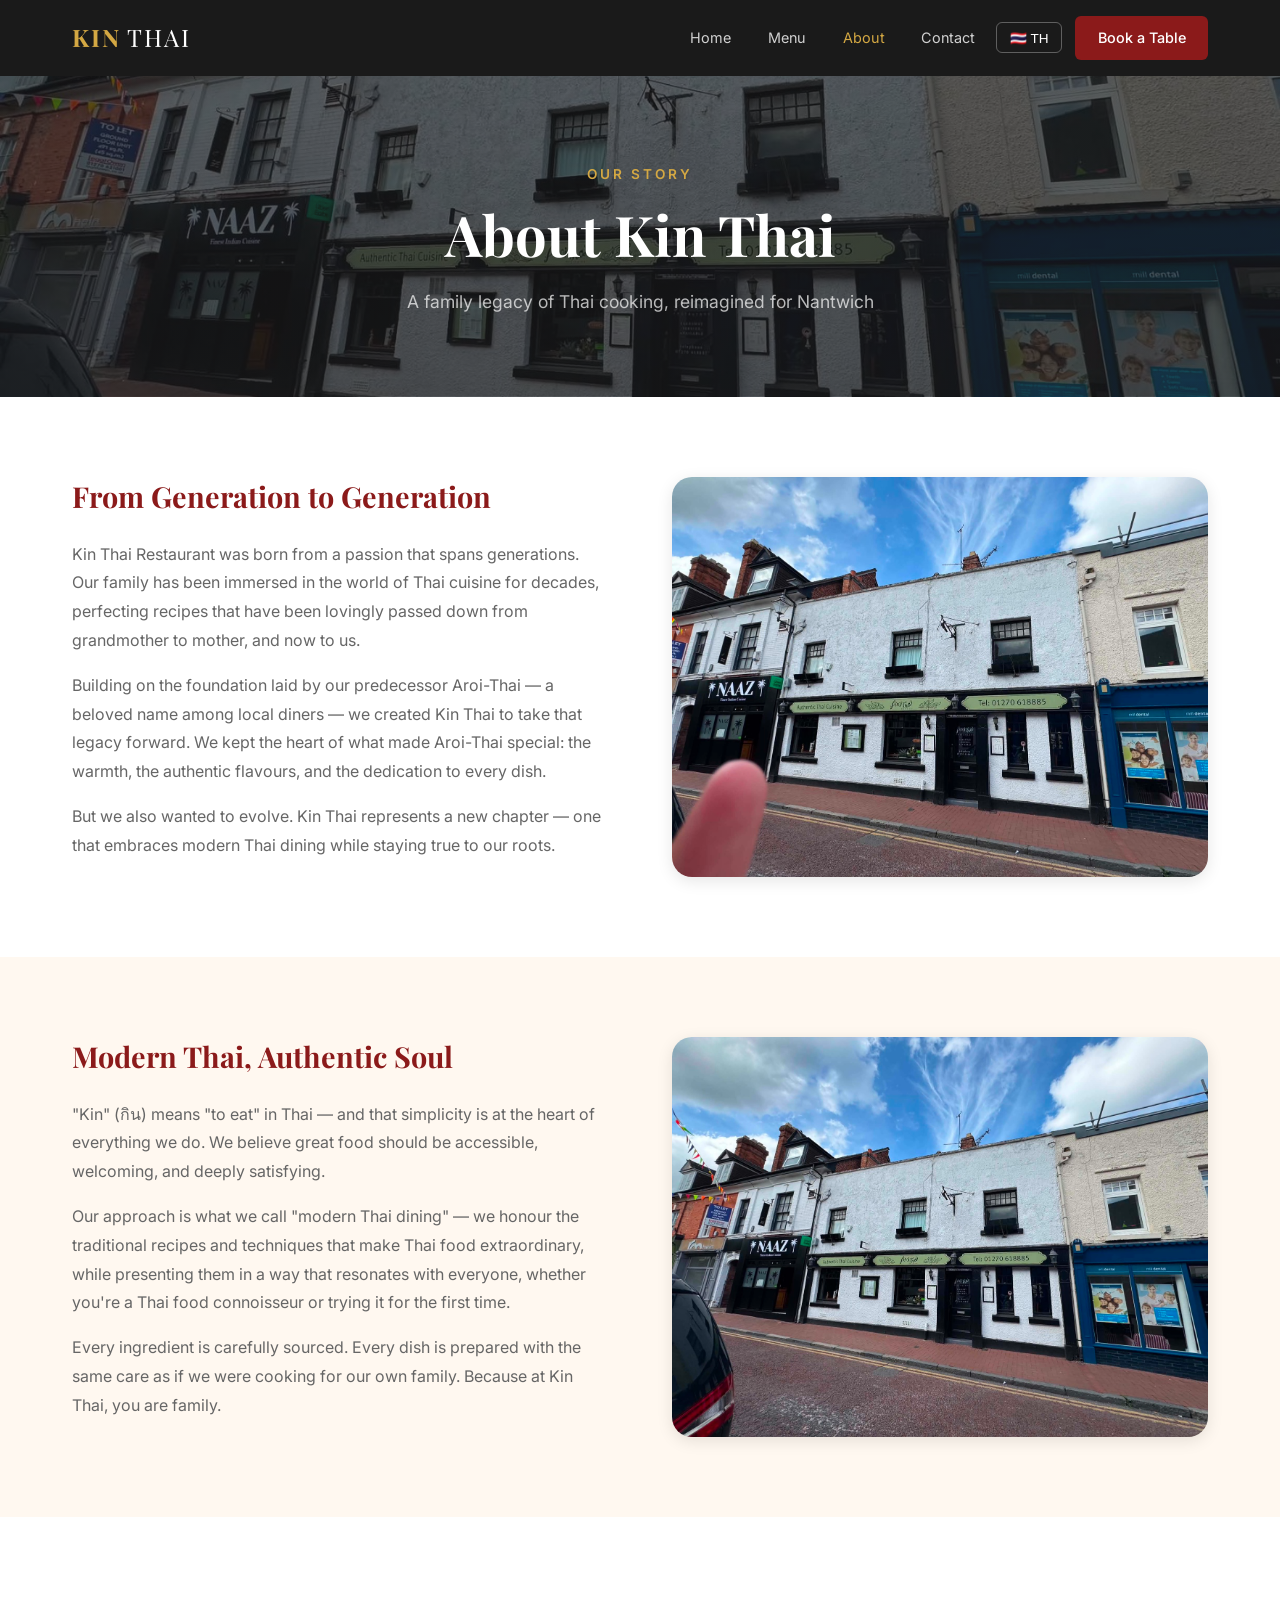
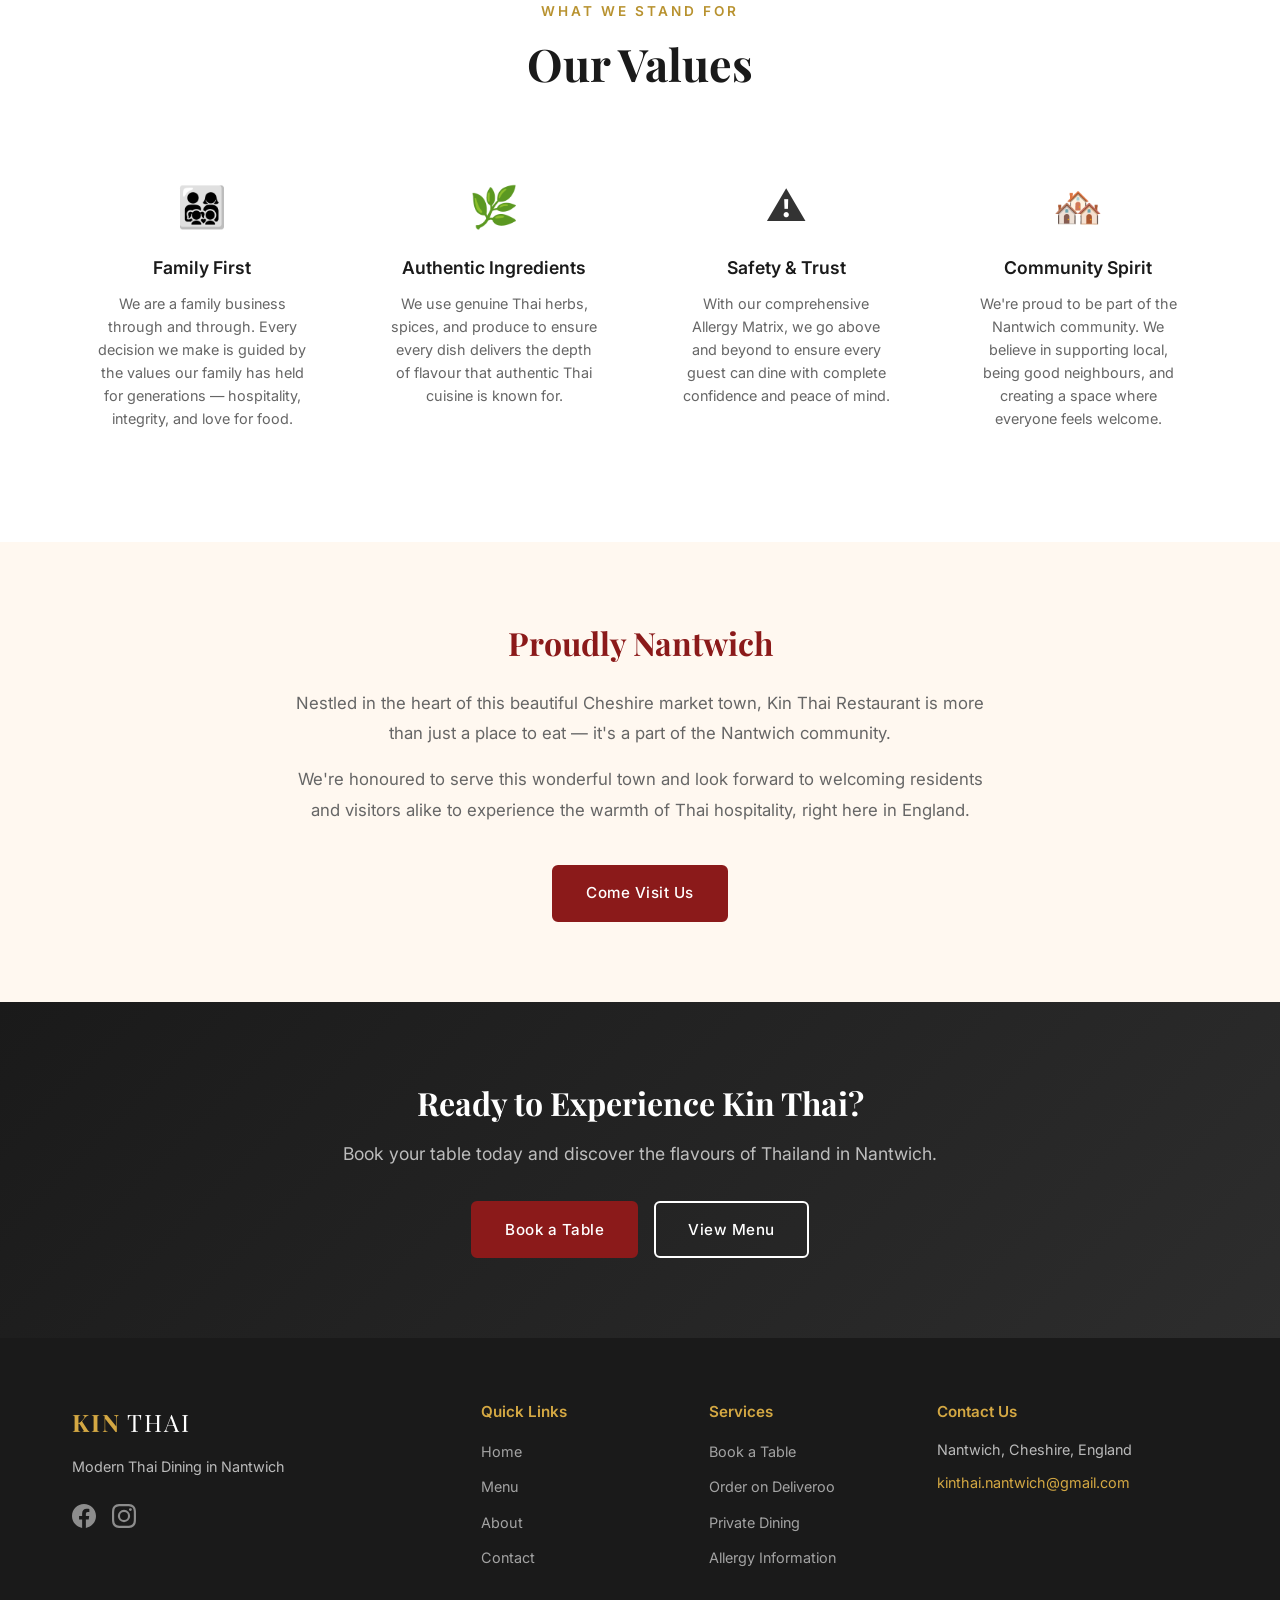
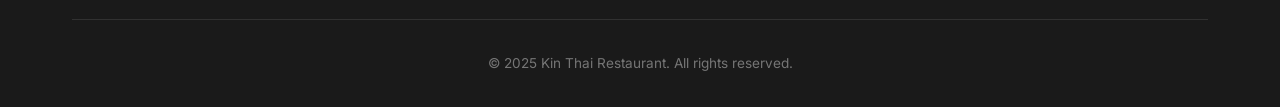
<file: about.html>
<!DOCTYPE html>
<html lang="en">
<head>
    <meta charset="UTF-8">
    <meta name="viewport" content="width=device-width, initial-scale=1.0">
    <meta name="description" content="About Kin Thai Restaurant - Our family story, heritage, and passion for authentic Thai cuisine in Nantwich, England.">
    <title>About | Kin Thai Restaurant</title>
    <link rel="preconnect" href="https://fonts.googleapis.com">
    <link rel="preconnect" href="https://fonts.gstatic.com" crossorigin>
    <link href="https://fonts.googleapis.com/css2?family=Playfair+Display:ital,wght@0,400;0,600;0,700;1,400&family=Inter:wght@300;400;500;600&family=Noto+Sans+Thai:wght@300;400;500;600&display=swap" rel="stylesheet">
    <link rel="stylesheet" href="css/style.css">
</head>
<body>
    <!-- Navigation -->
    <nav class="navbar navbar-dark" id="navbar">
        <div class="nav-container">
            <a href="index.html" class="nav-logo">
                <span class="logo-kin">KIN</span>
                <span class="logo-thai">THAI</span>
            </a>
            <ul class="nav-menu" id="nav-menu">
                <li><a href="index.html" class="nav-link" data-i18n="nav.home">Home</a></li>
                <li><a href="menu.html" class="nav-link" data-i18n="nav.menu">Menu</a></li>
                <li><a href="about.html" class="nav-link active" data-i18n="nav.about">About</a></li>
                <li><a href="contact.html" class="nav-link" data-i18n="nav.contact">Contact</a></li>
                <li>
                    <button class="lang-toggle" id="lang-toggle" aria-label="Switch language">
                        <span class="lang-en">🇬🇧 EN</span>
                        <span class="lang-th" style="display:none;">🇹🇭 TH</span>
                    </button>
                </li>
                <li><a href="https://rfrr.me/kinthainantwich" target="_blank" rel="noopener" class="nav-btn" data-i18n="nav.book">Book a Table</a></li>
            </ul>
            <button class="hamburger" id="hamburger" aria-label="Toggle menu">
                <span></span>
                <span></span>
                <span></span>
            </button>
        </div>
    </nav>

    <!-- Page Header -->
    <header class="page-header page-header-img" style="background-image: linear-gradient(rgba(26,26,26,0.65), rgba(26,26,26,0.75)), url('image/S__125001732.jpg');">
        <div class="container">
            <span class="section-label" data-i18n="about.label">Our Story</span>
            <h1 class="page-title" data-i18n="about.title">About Kin Thai</h1>
            <p class="page-subtitle" data-i18n="about.subtitle">A family legacy of Thai cooking, reimagined for Nantwich</p>
        </div>
    </header>

    <!-- Story Section -->
    <section class="section about-story">
        <div class="container">
            <div class="story-grid">
                <div class="story-content">
                    <h2 data-i18n="about.heritageTitle">From Generation to Generation</h2>
                    <p data-i18n="about.heritageP1">
                        Kin Thai Restaurant was born from a passion that spans generations. Our family has been immersed in the world of Thai cuisine for decades, perfecting recipes that have been lovingly passed down from grandmother to mother, and now to us.
                    </p>
                    <p data-i18n="about.heritageP2">
                        Building on the foundation laid by our predecessor Aroi-Thai — a beloved name among local diners — we created Kin Thai to take that legacy forward. We kept the heart of what made Aroi-Thai special: the warmth, the authentic flavours, and the dedication to every dish.
                    </p>
                    <p data-i18n="about.heritageP3">
                        But we also wanted to evolve. Kin Thai represents a new chapter — one that embraces modern Thai dining while staying true to our roots.
                    </p>
                </div>
                <div class="story-image">
                    <div class="story-img-placeholder" style="background-image: url('image/S__125001731.jpg')">
                    </div>
                </div>
            </div>
        </div>
    </section>

    <!-- Philosophy Section -->
    <section class="section about-philosophy">
        <div class="container">
            <div class="story-grid reverse">
                <div class="story-image">
                    <div class="story-img-placeholder" style="background-image: url('image/S__125001732.jpg')">
                    </div>
                </div>
                <div class="story-content">
                    <h2 data-i18n="about.philTitle">Modern Thai, Authentic Soul</h2>
                    <p data-i18n="about.philP1">
                        "Kin" (กิน) means "to eat" in Thai — and that simplicity is at the heart of everything we do. We believe great food should be accessible, welcoming, and deeply satisfying.
                    </p>
                    <p data-i18n="about.philP2">
                        Our approach is what we call "modern Thai dining" — we honour the traditional recipes and techniques that make Thai food extraordinary, while presenting them in a way that resonates with everyone, whether you're a Thai food connoisseur or trying it for the first time.
                    </p>
                    <p data-i18n="about.philP3">
                        Every ingredient is carefully sourced. Every dish is prepared with the same care as if we were cooking for our own family. Because at Kin Thai, you are family.
                    </p>
                </div>
            </div>
        </div>
    </section>

    <!-- Values Section -->
    <section class="section about-values">
        <div class="container">
            <div class="section-header">
                <span class="section-label" data-i18n="about.valuesLabel">What We Stand For</span>
                <h2 class="section-title" data-i18n="about.valuesTitle">Our Values</h2>
            </div>
            <div class="values-grid">
                <div class="value-card">
                    <div class="value-icon">👨‍👩‍👧‍👦</div>
                    <h3 data-i18n="about.v1Title">Family First</h3>
                    <p data-i18n="about.v1Desc">We are a family business through and through. Every decision we make is guided by the values our family has held for generations — hospitality, integrity, and love for food.</p>
                </div>
                <div class="value-card">
                    <div class="value-icon">🌿</div>
                    <h3 data-i18n="about.v2Title">Authentic Ingredients</h3>
                    <p data-i18n="about.v2Desc">We use genuine Thai herbs, spices, and produce to ensure every dish delivers the depth of flavour that authentic Thai cuisine is known for.</p>
                </div>
                <div class="value-card">
                    <div class="value-icon">⚠️</div>
                    <h3 data-i18n="about.v3Title">Safety & Trust</h3>
                    <p data-i18n="about.v3Desc">With our comprehensive Allergy Matrix, we go above and beyond to ensure every guest can dine with complete confidence and peace of mind.</p>
                </div>
                <div class="value-card">
                    <div class="value-icon">🏘️</div>
                    <h3 data-i18n="about.v4Title">Community Spirit</h3>
                    <p data-i18n="about.v4Desc">We're proud to be part of the Nantwich community. We believe in supporting local, being good neighbours, and creating a space where everyone feels welcome.</p>
                </div>
            </div>
        </div>
    </section>

    <!-- Nantwich Section -->
    <section class="section about-nantwich">
        <div class="container">
            <div class="nantwich-content">
                <h2 data-i18n="about.nantwichTitle">Proudly Nantwich</h2>
                <p data-i18n="about.nantwichP1">
                    Nestled in the heart of this beautiful Cheshire market town, Kin Thai Restaurant is more than just a place to eat — it's a part of the Nantwich community.
                </p>
                <p data-i18n="about.nantwichP2">
                    We're honoured to serve this wonderful town and look forward to welcoming residents and visitors alike to experience the warmth of Thai hospitality, right here in England.
                </p>
                <a href="contact.html" class="btn btn-primary" data-i18n="about.visitBtn">Come Visit Us</a>
            </div>
        </div>
    </section>

    <!-- CTA Section -->
    <section class="section cta-section">
        <div class="container">
            <div class="cta-content">
                <h2 data-i18n="about.ctaTitle">Ready to Experience Kin Thai?</h2>
                <p data-i18n="about.ctaDesc">Book your table today and discover the flavours of Thailand in Nantwich.</p>
                <div class="cta-buttons">
                    <a href="https://rfrr.me/kinthainantwich" target="_blank" rel="noopener" class="btn btn-primary" data-i18n="about.ctaBook">Book a Table</a>
                    <a href="menu.html" class="btn btn-outline" data-i18n="about.ctaMenu">View Menu</a>
                </div>
            </div>
        </div>
    </section>

    <!-- Footer -->
    <footer class="footer">
        <div class="container">
            <div class="footer-grid">
                <div class="footer-brand">
                    <div class="footer-logo">
                        <span class="logo-kin">KIN</span>
                        <span class="logo-thai">THAI</span>
                    </div>
                    <p data-i18n="footer.tagline">Modern Thai Dining in Nantwich</p>
                    <div class="footer-social">
                        <a href="https://www.facebook.com/KinThaiRestaurant" target="_blank" rel="noopener" aria-label="Facebook">
                            <svg viewBox="0 0 24 24" width="24" height="24" fill="currentColor"><path d="M24 12.073c0-6.627-5.373-12-12-12s-12 5.373-12 12c0 5.99 4.388 10.954 10.125 11.854v-8.385H7.078v-3.47h3.047V9.43c0-3.007 1.792-4.669 4.533-4.669 1.312 0 2.686.235 2.686.235v2.953H15.83c-1.491 0-1.956.925-1.956 1.874v2.25h3.328l-.532 3.47h-2.796v8.385C19.612 23.027 24 18.062 24 12.073z"/></svg>
                        </a>
                        <a href="https://www.instagram.com/kinthai.nantwich" target="_blank" rel="noopener" aria-label="Instagram">
                            <svg viewBox="0 0 24 24" width="24" height="24" fill="currentColor"><path d="M12 2.163c3.204 0 3.584.012 4.85.07 3.252.148 4.771 1.691 4.919 4.919.058 1.265.069 1.645.069 4.849 0 3.205-.012 3.584-.069 4.849-.149 3.225-1.664 4.771-4.919 4.919-1.266.058-1.644.07-4.85.07-3.204 0-3.584-.012-4.849-.07-3.26-.149-4.771-1.699-4.919-4.92-.058-1.265-.07-1.644-.07-4.849 0-3.204.013-3.583.07-4.849.149-3.227 1.664-4.771 4.919-4.919 1.266-.057 1.645-.069 4.849-.069zM12 0C8.741 0 8.333.014 7.053.072 2.695.272.273 2.69.073 7.052.014 8.333 0 8.741 0 12c0 3.259.014 3.668.072 4.948.2 4.358 2.618 6.78 6.98 6.98C8.333 23.986 8.741 24 12 24c3.259 0 3.668-.014 4.948-.072 4.354-.2 6.782-2.618 6.979-6.98.059-1.28.073-1.689.073-4.948 0-3.259-.014-3.667-.072-4.947-.196-4.354-2.617-6.78-6.979-6.98C15.668.014 15.259 0 12 0zm0 5.838a6.162 6.162 0 100 12.324 6.162 6.162 0 000-12.324zM12 16a4 4 0 110-8 4 4 0 010 8zm6.406-11.845a1.44 1.44 0 100 2.881 1.44 1.44 0 000-2.881z"/></svg>
                        </a>
                    </div>
                </div>
                <div class="footer-links">
                    <h4 data-i18n="footer.quickLinks">Quick Links</h4>
                    <ul>
                        <li><a href="index.html" data-i18n="nav.home">Home</a></li>
                        <li><a href="menu.html" data-i18n="nav.menu">Menu</a></li>
                        <li><a href="about.html" data-i18n="nav.about">About</a></li>
                        <li><a href="contact.html" data-i18n="nav.contact">Contact</a></li>
                    </ul>
                </div>
                <div class="footer-links">
                    <h4 data-i18n="footer.services">Services</h4>
                    <ul>
                        <li><a href="https://rfrr.me/kinthainantwich" target="_blank" rel="noopener" data-i18n="footer.bookTable">Book a Table</a></li>
                        <li><a href="https://deliveroo.co.uk" target="_blank" rel="noopener" data-i18n="footer.deliveroo">Order on Deliveroo</a></li>
                        <li><a href="contact.html#private" data-i18n="footer.privateDining">Private Dining</a></li>
                        <li><a href="menu.html#allergy" data-i18n="footer.allergyInfo">Allergy Information</a></li>
                    </ul>
                </div>
                <div class="footer-contact">
                    <h4 data-i18n="footer.contactUs">Contact Us</h4>
                    <p>Nantwich, Cheshire, England</p>
                    <p><a href="mailto:kinthai.nantwich@gmail.com">kinthai.nantwich@gmail.com</a></p>
                </div>
            </div>
            <div class="footer-bottom">
                <p>&copy; 2025 Kin Thai Restaurant. <span data-i18n="footer.rights">All rights reserved.</span></p>
            </div>
        </div>
    </footer>

    <script src="js/i18n.js"></script>
    <script src="js/main.js"></script>
</body>
</html>
</file>
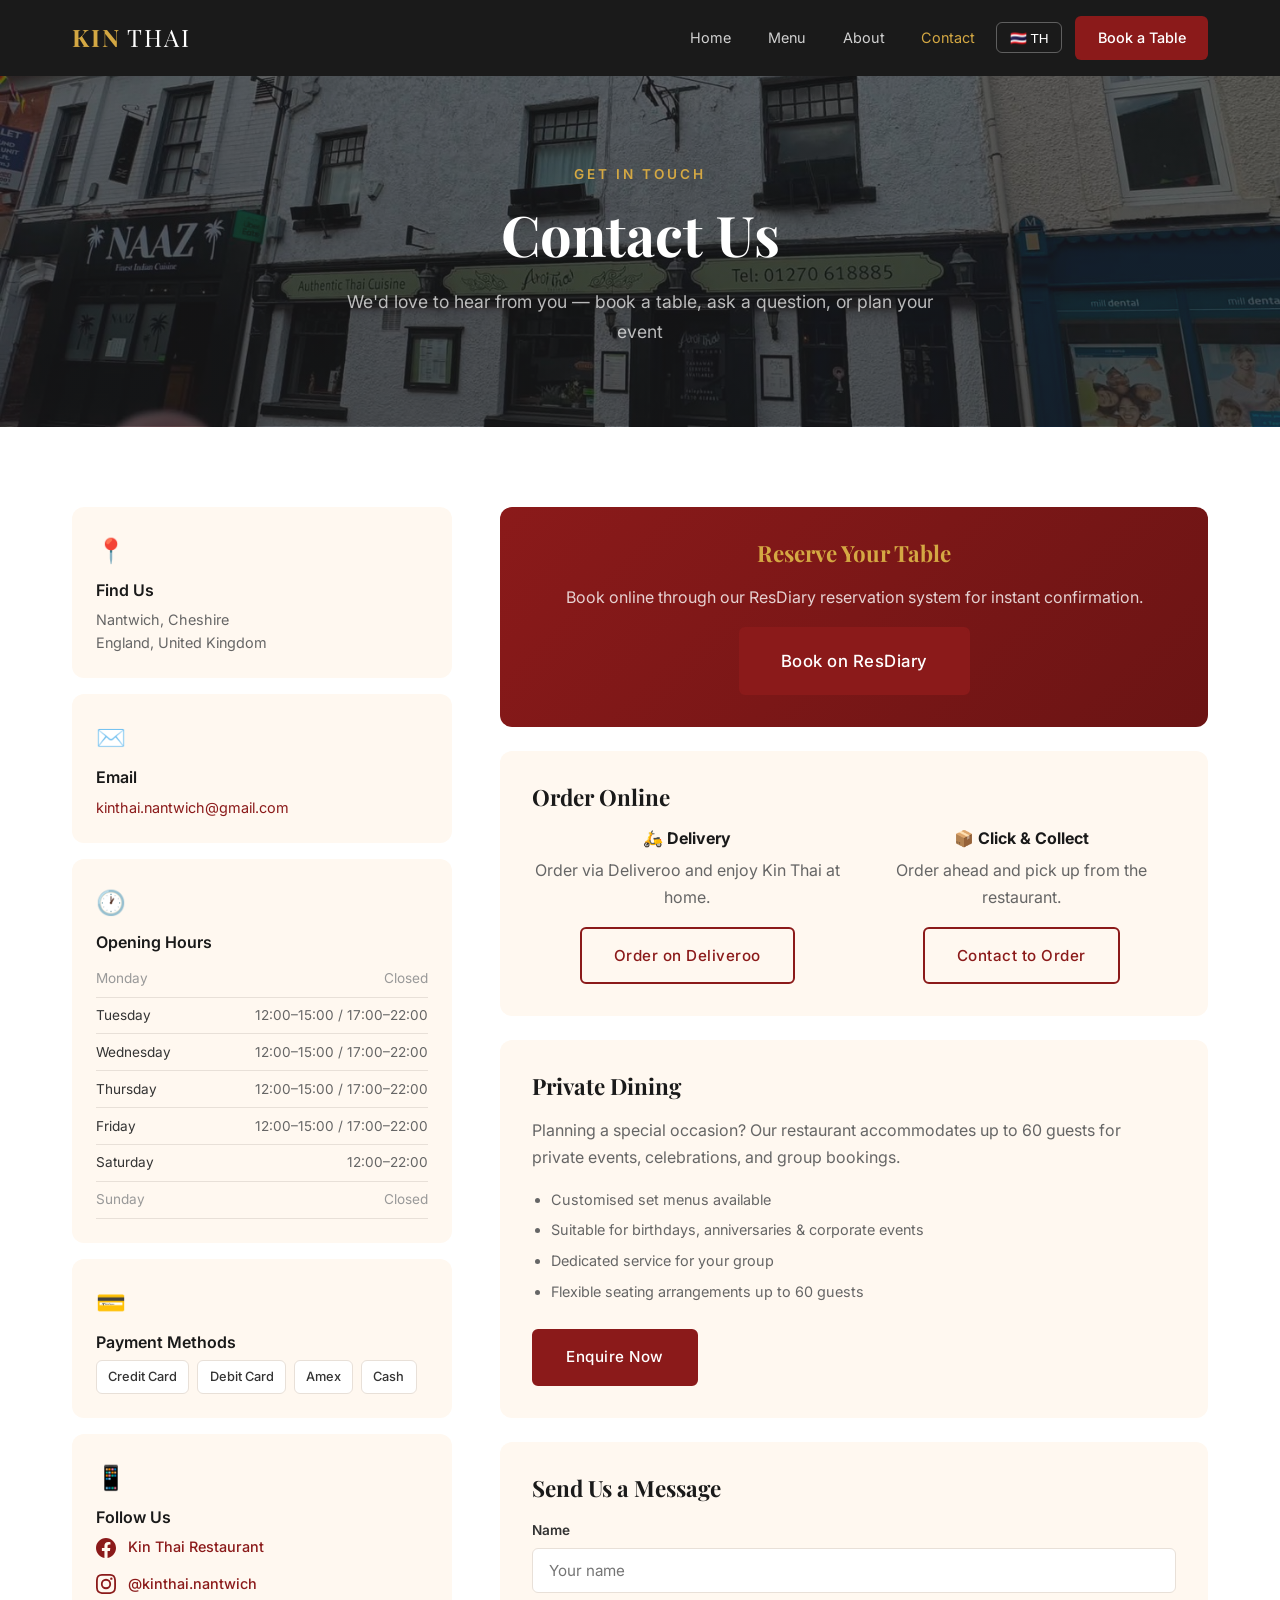
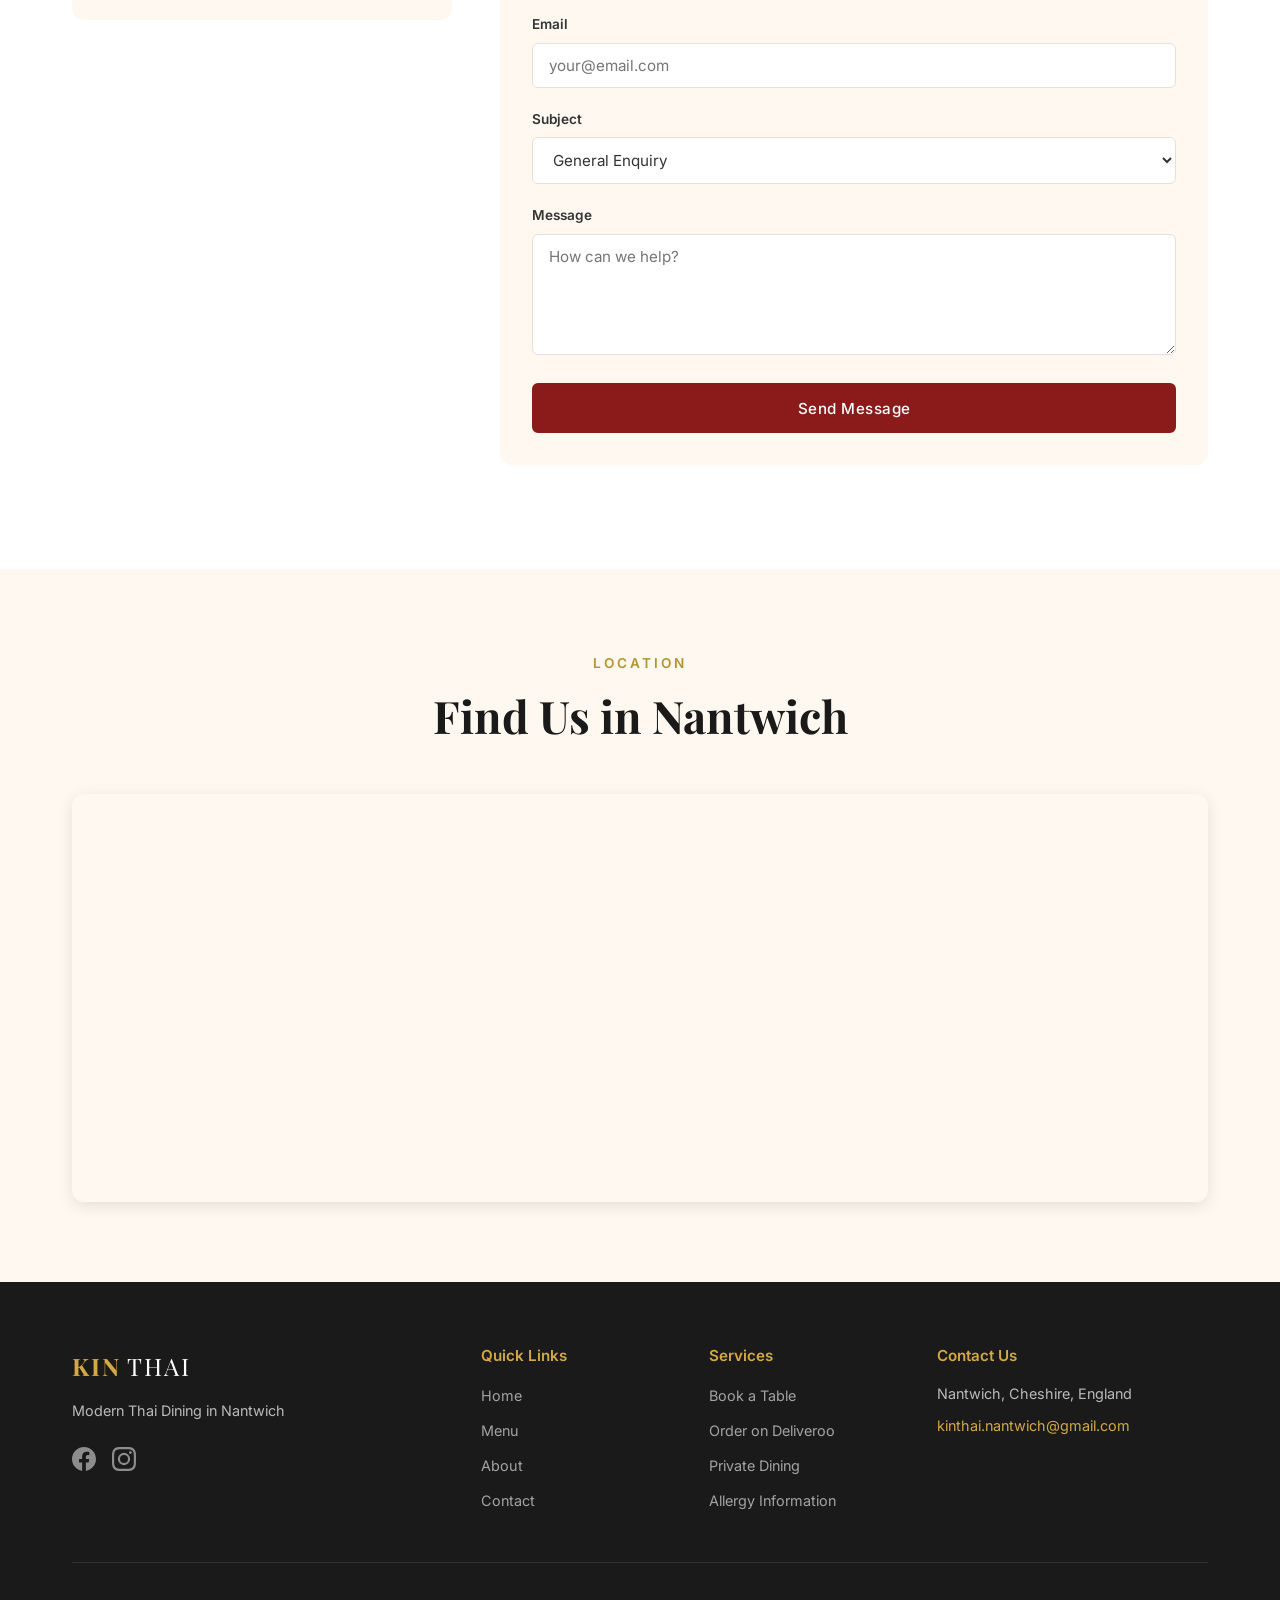
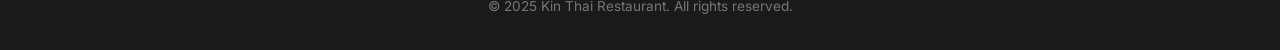
<file: contact.html>
<!DOCTYPE html>
<html lang="en">
<head>
    <meta charset="UTF-8">
    <meta name="viewport" content="width=device-width, initial-scale=1.0">
    <meta name="description" content="Contact Kin Thai Restaurant - Book a table, find us in Nantwich, or enquire about private dining.">
    <title>Contact | Kin Thai Restaurant</title>
    <link rel="preconnect" href="https://fonts.googleapis.com">
    <link rel="preconnect" href="https://fonts.gstatic.com" crossorigin>
    <link href="https://fonts.googleapis.com/css2?family=Playfair+Display:ital,wght@0,400;0,600;0,700;1,400&family=Inter:wght@300;400;500;600&family=Noto+Sans+Thai:wght@300;400;500;600&display=swap" rel="stylesheet">
    <link rel="stylesheet" href="css/style.css">
</head>
<body>
    <!-- Navigation -->
    <nav class="navbar navbar-dark" id="navbar">
        <div class="nav-container">
            <a href="index.html" class="nav-logo">
                <span class="logo-kin">KIN</span>
                <span class="logo-thai">THAI</span>
            </a>
            <ul class="nav-menu" id="nav-menu">
                <li><a href="index.html" class="nav-link" data-i18n="nav.home">Home</a></li>
                <li><a href="menu.html" class="nav-link" data-i18n="nav.menu">Menu</a></li>
                <li><a href="about.html" class="nav-link" data-i18n="nav.about">About</a></li>
                <li><a href="contact.html" class="nav-link active" data-i18n="nav.contact">Contact</a></li>
                <li>
                    <button class="lang-toggle" id="lang-toggle" aria-label="Switch language">
                        <span class="lang-en">🇬🇧 EN</span>
                        <span class="lang-th" style="display:none;">🇹🇭 TH</span>
                    </button>
                </li>
                <li><a href="https://rfrr.me/kinthainantwich" target="_blank" rel="noopener" class="nav-btn" data-i18n="nav.book">Book a Table</a></li>
            </ul>
            <button class="hamburger" id="hamburger" aria-label="Toggle menu">
                <span></span>
                <span></span>
                <span></span>
            </button>
        </div>
    </nav>

    <!-- Page Header -->
    <header class="page-header page-header-img" style="background-image: linear-gradient(rgba(26,26,26,0.65), rgba(26,26,26,0.75)), url('image/S__125001731.jpg');">
        <div class="container">
            <span class="section-label" data-i18n="contact.label">Get in Touch</span>
            <h1 class="page-title" data-i18n="contact.title">Contact Us</h1>
            <p class="page-subtitle" data-i18n="contact.subtitle">We'd love to hear from you — book a table, ask a question, or plan your event</p>
        </div>
    </header>

    <!-- Contact Info -->
    <section class="section contact-section">
        <div class="container">
            <div class="contact-grid">
                <!-- Contact Details -->
                <div class="contact-details">
                    <div class="contact-card">
                        <div class="contact-icon">📍</div>
                        <h3 data-i18n="contact.locationTitle">Find Us</h3>
                        <p>Nantwich, Cheshire<br>England, United Kingdom</p>
                    </div>
                    <div class="contact-card">
                        <div class="contact-icon">✉️</div>
                        <h3 data-i18n="contact.emailTitle">Email</h3>
                        <p><a href="mailto:kinthai.nantwich@gmail.com">kinthai.nantwich@gmail.com</a></p>
                    </div>
                    <div class="contact-card">
                        <div class="contact-icon">🕐</div>
                        <h3 data-i18n="contact.hoursTitle">Opening Hours</h3>
                        <table class="hours-table-compact">
                            <tbody>
                                <tr class="closed"><td data-i18n="hours.mon">Monday</td><td data-i18n="hours.monTime">Closed</td></tr>
                                <tr><td data-i18n="hours.tue">Tuesday</td><td>12:00–15:00 / 17:00–22:00</td></tr>
                                <tr><td data-i18n="hours.wed">Wednesday</td><td>12:00–15:00 / 17:00–22:00</td></tr>
                                <tr><td data-i18n="hours.thu">Thursday</td><td>12:00–15:00 / 17:00–22:00</td></tr>
                                <tr><td data-i18n="hours.fri">Friday</td><td>12:00–15:00 / 17:00–22:00</td></tr>
                                <tr><td data-i18n="hours.sat">Saturday</td><td>12:00–22:00</td></tr>
                                <tr class="closed"><td data-i18n="hours.sun">Sunday</td><td data-i18n="hours.sunTime">Closed</td></tr>
                            </tbody>
                        </table>
                    </div>
                    <div class="contact-card">
                        <div class="contact-icon">💳</div>
                        <h3 data-i18n="contact.paymentTitle">Payment Methods</h3>
                        <div class="payment-methods">
                            <span class="payment-badge">Credit Card</span>
                            <span class="payment-badge">Debit Card</span>
                            <span class="payment-badge">Amex</span>
                            <span class="payment-badge">Cash</span>
                        </div>
                    </div>
                    <div class="contact-card social-card">
                        <div class="contact-icon">📱</div>
                        <h3 data-i18n="contact.socialTitle">Follow Us</h3>
                        <div class="social-links">
                            <a href="https://www.facebook.com/KinThaiRestaurant" target="_blank" rel="noopener" class="social-link">
                                <svg viewBox="0 0 24 24" width="20" height="20" fill="currentColor"><path d="M24 12.073c0-6.627-5.373-12-12-12s-12 5.373-12 12c0 5.99 4.388 10.954 10.125 11.854v-8.385H7.078v-3.47h3.047V9.43c0-3.007 1.792-4.669 4.533-4.669 1.312 0 2.686.235 2.686.235v2.953H15.83c-1.491 0-1.956.925-1.956 1.874v2.25h3.328l-.532 3.47h-2.796v8.385C19.612 23.027 24 18.062 24 12.073z"/></svg>
                                Kin Thai Restaurant
                            </a>
                            <a href="https://www.instagram.com/kinthai.nantwich" target="_blank" rel="noopener" class="social-link">
                                <svg viewBox="0 0 24 24" width="20" height="20" fill="currentColor"><path d="M12 2.163c3.204 0 3.584.012 4.85.07 3.252.148 4.771 1.691 4.919 4.919.058 1.265.069 1.645.069 4.849 0 3.205-.012 3.584-.069 4.849-.149 3.225-1.664 4.771-4.919 4.919-1.266.058-1.644.07-4.85.07-3.204 0-3.584-.012-4.849-.07-3.26-.149-4.771-1.699-4.919-4.92-.058-1.265-.07-1.644-.07-4.849 0-3.204.013-3.583.07-4.849.149-3.227 1.664-4.771 4.919-4.919 1.266-.057 1.645-.069 4.849-.069zM12 0C8.741 0 8.333.014 7.053.072 2.695.272.273 2.69.073 7.052.014 8.333 0 8.741 0 12c0 3.259.014 3.668.072 4.948.2 4.358 2.618 6.78 6.98 6.98C8.333 23.986 8.741 24 12 24c3.259 0 3.668-.014 4.948-.072 4.354-.2 6.782-2.618 6.979-6.98.059-1.28.073-1.689.073-4.948 0-3.259-.014-3.667-.072-4.947-.196-4.354-2.617-6.78-6.979-6.98C15.668.014 15.259 0 12 0zm0 5.838a6.162 6.162 0 100 12.324 6.162 6.162 0 000-12.324zM12 16a4 4 0 110-8 4 4 0 010 8zm6.406-11.845a1.44 1.44 0 100 2.881 1.44 1.44 0 000-2.881z"/></svg>
                                @kinthai.nantwich
                            </a>
                        </div>
                    </div>
                </div>

                <!-- Booking & Forms -->
                <div class="contact-actions">
                    <!-- Book a Table -->
                    <div class="action-card book-card">
                        <h2 data-i18n="contact.bookTitle">Reserve Your Table</h2>
                        <p data-i18n="contact.bookDesc">Book online through our ResDiary reservation system for instant confirmation.</p>
                        <a href="https://rfrr.me/kinthainantwich" target="_blank" rel="noopener" class="btn btn-primary btn-large" data-i18n="contact.bookBtn">Book on ResDiary</a>
                    </div>

                    <!-- Order Online -->
                    <div class="action-card order-card">
                        <h2 data-i18n="contact.orderTitle">Order Online</h2>
                        <div class="order-options">
                            <div class="order-option">
                                <h3 data-i18n="contact.deliveryTitle">🛵 Delivery</h3>
                                <p data-i18n="contact.deliveryDesc">Order via Deliveroo and enjoy Kin Thai at home.</p>
                                <a href="https://deliveroo.co.uk" target="_blank" rel="noopener" class="btn btn-outline" data-i18n="contact.deliveryBtn">Order on Deliveroo</a>
                            </div>
                            <div class="order-option">
                                <h3 data-i18n="contact.collectTitle">📦 Click & Collect</h3>
                                <p data-i18n="contact.collectDesc">Order ahead and pick up from the restaurant.</p>
                                <a href="mailto:kinthai.nantwich@gmail.com" class="btn btn-outline" data-i18n="contact.collectBtn">Contact to Order</a>
                            </div>
                        </div>
                    </div>

                    <!-- Private Dining -->
                    <div class="action-card private-card" id="private">
                        <h2 data-i18n="contact.privateTitle">Private Dining</h2>
                        <p data-i18n="contact.privateDesc">Planning a special occasion? Our restaurant accommodates up to 60 guests for private events, celebrations, and group bookings.</p>
                        <ul class="private-features">
                            <li data-i18n="contact.pf1">Customised set menus available</li>
                            <li data-i18n="contact.pf2">Suitable for birthdays, anniversaries & corporate events</li>
                            <li data-i18n="contact.pf3">Dedicated service for your group</li>
                            <li data-i18n="contact.pf4">Flexible seating arrangements up to 60 guests</li>
                        </ul>
                        <a href="mailto:kinthai.nantwich@gmail.com?subject=Private%20Dining%20Enquiry" class="btn btn-primary" data-i18n="contact.privateBtn">Enquire Now</a>
                    </div>

                    <!-- Contact Form -->
                    <div class="action-card form-card">
                        <h2 data-i18n="contact.formTitle">Send Us a Message</h2>
                        <form class="contact-form" id="contact-form">
                            <div class="form-group">
                                <label for="name" data-i18n="contact.nameLabel">Name</label>
                                <input type="text" id="name" name="name" required placeholder="Your name">
                            </div>
                            <div class="form-group">
                                <label for="email" data-i18n="contact.emailLabel">Email</label>
                                <input type="email" id="email" name="email" required placeholder="your@email.com">
                            </div>
                            <div class="form-group">
                                <label for="subject" data-i18n="contact.subjectLabel">Subject</label>
                                <select id="subject" name="subject">
                                    <option value="general" data-i18n="contact.subGeneral">General Enquiry</option>
                                    <option value="booking" data-i18n="contact.subBooking">Booking Query</option>
                                    <option value="private" data-i18n="contact.subPrivate">Private Dining</option>
                                    <option value="allergy" data-i18n="contact.subAllergy">Allergy Information</option>
                                    <option value="feedback" data-i18n="contact.subFeedback">Feedback</option>
                                </select>
                            </div>
                            <div class="form-group">
                                <label for="message" data-i18n="contact.messageLabel">Message</label>
                                <textarea id="message" name="message" rows="5" required placeholder="How can we help?"></textarea>
                            </div>
                            <button type="submit" class="btn btn-primary" data-i18n="contact.sendBtn">Send Message</button>
                        </form>
                        <div class="form-success" id="form-success" style="display:none;">
                            <div class="success-icon">✅</div>
                            <h3 data-i18n="contact.successTitle">Message Sent!</h3>
                            <p data-i18n="contact.successDesc">Thank you for reaching out. We'll get back to you as soon as possible.</p>
                        </div>
                    </div>
                </div>
            </div>
        </div>
    </section>

    <!-- Map Placeholder -->
    <section class="section map-section">
        <div class="container">
            <div class="section-header">
                <span class="section-label" data-i18n="contact.mapLabel">Location</span>
                <h2 class="section-title" data-i18n="contact.mapTitle">Find Us in Nantwich</h2>
            </div>
            <div class="map-container">
                <iframe 
                    src="https://www.google.com/maps/embed?pb=!1m18!1m12!1m3!1d9587.88639367!2d-2.5265!3d53.0679!2m3!1f0!2f0!3f0!3m2!1i1024!2i768!4f13.1!3m3!1m2!1s0x487a94f96f37f789%3A0x9a1e9e9e9e9e9e9e!2sNantwich!5e0!3m2!1sen!2suk!4v1234567890" 
                    width="100%" 
                    height="400" 
                    style="border:0; border-radius: 12px;" 
                    allowfullscreen="" 
                    loading="lazy" 
                    referrerpolicy="no-referrer-when-downgrade"
                    title="Kin Thai Restaurant location in Nantwich">
                </iframe>
            </div>
        </div>
    </section>

    <!-- Footer -->
    <footer class="footer">
        <div class="container">
            <div class="footer-grid">
                <div class="footer-brand">
                    <div class="footer-logo">
                        <span class="logo-kin">KIN</span>
                        <span class="logo-thai">THAI</span>
                    </div>
                    <p data-i18n="footer.tagline">Modern Thai Dining in Nantwich</p>
                    <div class="footer-social">
                        <a href="https://www.facebook.com/KinThaiRestaurant" target="_blank" rel="noopener" aria-label="Facebook">
                            <svg viewBox="0 0 24 24" width="24" height="24" fill="currentColor"><path d="M24 12.073c0-6.627-5.373-12-12-12s-12 5.373-12 12c0 5.99 4.388 10.954 10.125 11.854v-8.385H7.078v-3.47h3.047V9.43c0-3.007 1.792-4.669 4.533-4.669 1.312 0 2.686.235 2.686.235v2.953H15.83c-1.491 0-1.956.925-1.956 1.874v2.25h3.328l-.532 3.47h-2.796v8.385C19.612 23.027 24 18.062 24 12.073z"/></svg>
                        </a>
                        <a href="https://www.instagram.com/kinthai.nantwich" target="_blank" rel="noopener" aria-label="Instagram">
                            <svg viewBox="0 0 24 24" width="24" height="24" fill="currentColor"><path d="M12 2.163c3.204 0 3.584.012 4.85.07 3.252.148 4.771 1.691 4.919 4.919.058 1.265.069 1.645.069 4.849 0 3.205-.012 3.584-.069 4.849-.149 3.225-1.664 4.771-4.919 4.919-1.266.058-1.644.07-4.85.07-3.204 0-3.584-.012-4.849-.07-3.26-.149-4.771-1.699-4.919-4.92-.058-1.265-.07-1.644-.07-4.849 0-3.204.013-3.583.07-4.849.149-3.227 1.664-4.771 4.919-4.919 1.266-.057 1.645-.069 4.849-.069zM12 0C8.741 0 8.333.014 7.053.072 2.695.272.273 2.69.073 7.052.014 8.333 0 8.741 0 12c0 3.259.014 3.668.072 4.948.2 4.358 2.618 6.78 6.98 6.98C8.333 23.986 8.741 24 12 24c3.259 0 3.668-.014 4.948-.072 4.354-.2 6.782-2.618 6.979-6.98.059-1.28.073-1.689.073-4.948 0-3.259-.014-3.667-.072-4.947-.196-4.354-2.617-6.78-6.979-6.98C15.668.014 15.259 0 12 0zm0 5.838a6.162 6.162 0 100 12.324 6.162 6.162 0 000-12.324zM12 16a4 4 0 110-8 4 4 0 010 8zm6.406-11.845a1.44 1.44 0 100 2.881 1.44 1.44 0 000-2.881z"/></svg>
                        </a>
                    </div>
                </div>
                <div class="footer-links">
                    <h4 data-i18n="footer.quickLinks">Quick Links</h4>
                    <ul>
                        <li><a href="index.html" data-i18n="nav.home">Home</a></li>
                        <li><a href="menu.html" data-i18n="nav.menu">Menu</a></li>
                        <li><a href="about.html" data-i18n="nav.about">About</a></li>
                        <li><a href="contact.html" data-i18n="nav.contact">Contact</a></li>
                    </ul>
                </div>
                <div class="footer-links">
                    <h4 data-i18n="footer.services">Services</h4>
                    <ul>
                        <li><a href="https://rfrr.me/kinthainantwich" target="_blank" rel="noopener" data-i18n="footer.bookTable">Book a Table</a></li>
                        <li><a href="https://deliveroo.co.uk" target="_blank" rel="noopener" data-i18n="footer.deliveroo">Order on Deliveroo</a></li>
                        <li><a href="contact.html#private" data-i18n="footer.privateDining">Private Dining</a></li>
                        <li><a href="menu.html#allergy" data-i18n="footer.allergyInfo">Allergy Information</a></li>
                    </ul>
                </div>
                <div class="footer-contact">
                    <h4 data-i18n="footer.contactUs">Contact Us</h4>
                    <p>Nantwich, Cheshire, England</p>
                    <p><a href="mailto:kinthai.nantwich@gmail.com">kinthai.nantwich@gmail.com</a></p>
                </div>
            </div>
            <div class="footer-bottom">
                <p>&copy; 2025 Kin Thai Restaurant. <span data-i18n="footer.rights">All rights reserved.</span></p>
            </div>
        </div>
    </footer>

    <script src="js/i18n.js"></script>
    <script src="js/main.js"></script>
</body>
</html>
</file>
<file: css/style.css>
/* ===================================
   KIN THAI RESTAURANT - STYLESHEET
   Modern Thai Dining in Nantwich
   =================================== */

/* --- CSS Variables --- */
:root {
    --color-primary: #8B1A1A;
    --color-primary-dark: #6B1414;
    --color-primary-light: #A52A2A;
    --color-gold: #D4A843;
    --color-gold-light: #E8C868;
    --color-gold-dark: #B8922F;
    --color-cream: #FFF8F0;
    --color-cream-dark: #F5EDE0;
    --color-dark: #1A1A1A;
    --color-dark-soft: #2D2D2D;
    --color-text: #333333;
    --color-text-light: #666666;
    --color-text-muted: #999999;
    --color-white: #FFFFFF;
    --color-border: #E8E0D8;
    --color-success: #2D8B46;
    --color-warning: #E67E22;

    --font-heading: 'Playfair Display', Georgia, serif;
    --font-body: 'Inter', -apple-system, BlinkMacSystemFont, sans-serif;
    --font-thai: 'Noto Sans Thai', sans-serif;

    --shadow-sm: 0 2px 8px rgba(0, 0, 0, 0.06);
    --shadow-md: 0 4px 16px rgba(0, 0, 0, 0.1);
    --shadow-lg: 0 8px 32px rgba(0, 0, 0, 0.15);
    --shadow-xl: 0 16px 48px rgba(0, 0, 0, 0.2);

    --radius-sm: 6px;
    --radius-md: 12px;
    --radius-lg: 20px;
    --radius-xl: 32px;

    --transition: all 0.3s ease;
    --transition-slow: all 0.5s ease;
}

/* --- Reset & Base --- */
*, *::before, *::after {
    margin: 0;
    padding: 0;
    box-sizing: border-box;
}

html {
    scroll-behavior: smooth;
    font-size: 16px;
}

body {
    font-family: var(--font-body);
    color: var(--color-text);
    background-color: var(--color-cream);
    line-height: 1.7;
    overflow-x: hidden;
    -webkit-font-smoothing: antialiased;
}

body[data-lang="th"] {
    font-family: var(--font-thai), var(--font-body);
}

a {
    color: inherit;
    text-decoration: none;
    transition: var(--transition);
}

img {
    max-width: 100%;
    height: auto;
    display: block;
}

ul {
    list-style: none;
}

.container {
    max-width: 1200px;
    margin: 0 auto;
    padding: 0 2rem;
}

.section {
    padding: 5rem 0;
}

/* --- Typography --- */
h1, h2, h3, h4 {
    font-family: var(--font-heading);
    line-height: 1.3;
    color: var(--color-dark);
}

.section-header {
    text-align: center;
    margin-bottom: 3rem;
}

.section-label {
    display: inline-block;
    font-size: 0.85rem;
    font-weight: 600;
    text-transform: uppercase;
    letter-spacing: 3px;
    color: var(--color-gold-dark);
    margin-bottom: 0.75rem;
}

.section-title {
    font-size: clamp(1.8rem, 4vw, 2.8rem);
    font-weight: 700;
    color: var(--color-dark);
}

/* --- Buttons --- */
.btn {
    display: inline-block;
    padding: 0.85rem 2rem;
    font-family: var(--font-body);
    font-size: 0.95rem;
    font-weight: 500;
    border: 2px solid transparent;
    border-radius: var(--radius-sm);
    cursor: pointer;
    transition: var(--transition);
    text-align: center;
    letter-spacing: 0.5px;
}

.btn-primary {
    background: var(--color-primary);
    color: var(--color-white);
    border-color: var(--color-primary);
}

.btn-primary:hover {
    background: var(--color-primary-dark);
    border-color: var(--color-primary-dark);
    transform: translateY(-2px);
    box-shadow: var(--shadow-md);
}

.btn-outline {
    background: transparent;
    color: var(--color-primary);
    border-color: var(--color-primary);
}

.btn-outline:hover {
    background: var(--color-primary);
    color: var(--color-white);
    transform: translateY(-2px);
}

.btn-large {
    padding: 1.1rem 2.5rem;
    font-size: 1.05rem;
}

.link-arrow {
    display: inline-block;
    color: var(--color-primary);
    font-weight: 500;
    margin-top: 1rem;
}

.link-arrow:hover {
    color: var(--color-primary-dark);
    transform: translateX(4px);
}

/* ===================================
   NAVIGATION
   =================================== */
.navbar {
    position: fixed;
    top: 0;
    left: 0;
    right: 0;
    z-index: 1000;
    padding: 1rem 0;
    transition: var(--transition);
    background: transparent;
}

.navbar.scrolled {
    background: rgba(26, 26, 26, 0.95);
    backdrop-filter: blur(10px);
    padding: 0.6rem 0;
    box-shadow: var(--shadow-md);
}

.navbar-dark {
    background: var(--color-dark);
}

.nav-container {
    max-width: 1200px;
    margin: 0 auto;
    padding: 0 2rem;
    display: flex;
    align-items: center;
    justify-content: space-between;
}

.nav-logo {
    display: flex;
    align-items: baseline;
    gap: 0.4rem;
    font-family: var(--font-heading);
    font-size: 1.5rem;
    font-weight: 700;
    letter-spacing: 2px;
}

.logo-kin {
    color: var(--color-gold);
}

.logo-thai {
    color: var(--color-white);
    font-weight: 400;
}

.nav-menu {
    display: flex;
    align-items: center;
    gap: 0.3rem;
}

.nav-link {
    color: rgba(255, 255, 255, 0.8);
    padding: 0.5rem 1rem;
    font-size: 0.9rem;
    font-weight: 400;
    border-radius: var(--radius-sm);
    transition: var(--transition);
}

.nav-link:hover,
.nav-link.active {
    color: var(--color-gold);
}

.nav-btn {
    display: inline-block;
    padding: 0.6rem 1.4rem;
    background: var(--color-primary);
    color: var(--color-white) !important;
    border-radius: var(--radius-sm);
    font-size: 0.9rem;
    font-weight: 500;
    margin-left: 0.5rem;
}

.nav-btn:hover {
    background: var(--color-primary-light);
    transform: translateY(-1px);
}

.lang-toggle {
    background: none;
    border: 1px solid rgba(255, 255, 255, 0.3);
    color: var(--color-white);
    padding: 0.4rem 0.8rem;
    border-radius: var(--radius-sm);
    cursor: pointer;
    font-size: 0.85rem;
    transition: var(--transition);
}

.lang-toggle:hover {
    border-color: var(--color-gold);
    color: var(--color-gold);
}

/* Hamburger */
.hamburger {
    display: none;
    flex-direction: column;
    gap: 5px;
    background: none;
    border: none;
    cursor: pointer;
    padding: 5px;
}

.hamburger span {
    width: 25px;
    height: 2px;
    background: var(--color-white);
    transition: var(--transition);
}

.hamburger.active span:nth-child(1) {
    transform: rotate(45deg) translate(5px, 5px);
}

.hamburger.active span:nth-child(2) {
    opacity: 0;
}

.hamburger.active span:nth-child(3) {
    transform: rotate(-45deg) translate(5px, -5px);
}

/* ===================================
   HERO SECTION
   =================================== */
.hero {
    position: relative;
    min-height: 100vh;
    display: flex;
    flex-direction: column;
    align-items: center;
    justify-content: center;
    background: linear-gradient(135deg, #1a1a1a 0%, #2d1f1f 50%, #1a1a1a 100%);
    background-image: 
        linear-gradient(rgba(26, 26, 26, 0.6), rgba(26, 26, 26, 0.7)),
        url('image/S__125001732.jpg');
    background-size: cover;
    background-position: center;
    background-attachment: fixed;
    overflow: hidden;
}

.hero-overlay {
    position: absolute;
    inset: 0;
    background: radial-gradient(ellipse at center, transparent 0%, rgba(26, 26, 26, 0.4) 100%);
}

.hero-content {
    position: relative;
    text-align: center;
    z-index: 2;
    padding: 0 2rem;
}

.hero-subtitle {
    font-size: clamp(0.9rem, 2vw, 1.1rem);
    font-weight: 400;
    letter-spacing: 4px;
    text-transform: uppercase;
    color: var(--color-gold);
    margin-bottom: 1.5rem;
    opacity: 0;
    animation: fadeUp 0.8s ease 0.3s forwards;
}

.hero-title {
    font-family: var(--font-heading);
    font-size: clamp(4rem, 10vw, 8rem);
    font-weight: 700;
    letter-spacing: 8px;
    margin-bottom: 1.5rem;
    opacity: 0;
    animation: fadeUp 0.8s ease 0.5s forwards;
}

.hero-kin {
    color: var(--color-gold);
}

.hero-thai {
    color: var(--color-white);
    font-weight: 400;
}

.hero-tagline {
    font-size: clamp(1rem, 2.5vw, 1.3rem);
    color: rgba(255, 255, 255, 0.8);
    font-style: italic;
    font-family: var(--font-heading);
    margin-bottom: 2.5rem;
    opacity: 0;
    animation: fadeUp 0.8s ease 0.7s forwards;
}

.hero-cta {
    display: flex;
    gap: 1rem;
    justify-content: center;
    flex-wrap: wrap;
    opacity: 0;
    animation: fadeUp 0.8s ease 0.9s forwards;
}

.hero-cta .btn-outline {
    color: var(--color-white);
    border-color: var(--color-white);
}

.hero-cta .btn-outline:hover {
    background: var(--color-white);
    color: var(--color-dark);
}

.hero-scroll {
    position: absolute;
    bottom: 2rem;
    left: 50%;
    transform: translateX(-50%);
    text-align: center;
    color: rgba(255, 255, 255, 0.5);
    font-size: 0.8rem;
    letter-spacing: 2px;
    z-index: 2;
    opacity: 0;
    animation: fadeUp 0.8s ease 1.2s forwards;
}

.scroll-arrow {
    width: 20px;
    height: 20px;
    border-right: 2px solid rgba(255, 255, 255, 0.4);
    border-bottom: 2px solid rgba(255, 255, 255, 0.4);
    transform: rotate(45deg);
    margin: 0.5rem auto 0;
    animation: scrollBounce 2s ease infinite;
}

@keyframes fadeUp {
    from {
        opacity: 0;
        transform: translateY(30px);
    }
    to {
        opacity: 1;
        transform: translateY(0);
    }
}

@keyframes scrollBounce {
    0%, 100% { transform: rotate(45deg) translate(0, 0); }
    50% { transform: rotate(45deg) translate(5px, 5px); }
}

/* ===================================
   PAGE HEADER (inner pages)
   =================================== */
.page-header {
    background: var(--color-dark);
    padding: 8rem 0 4rem;
    text-align: center;
}

.page-header-img {
    background-size: cover;
    background-position: center;
    padding: 10rem 0 5rem;
}

.page-header .section-label {
    color: var(--color-gold);
}

.page-title {
    font-size: clamp(2.2rem, 5vw, 3.5rem);
    color: var(--color-white);
    margin-bottom: 1rem;
}

.page-subtitle {
    font-size: 1.1rem;
    color: rgba(255, 255, 255, 0.7);
    max-width: 600px;
    margin: 0 auto;
}

/* ===================================
   WELCOME SECTION
   =================================== */
.welcome {
    background: var(--color-white);
}

.welcome-grid {
    display: grid;
    grid-template-columns: 1fr 1fr;
    gap: 4rem;
    align-items: start;
}

.welcome-text p {
    font-size: 1.05rem;
    color: var(--color-text-light);
    margin-bottom: 1rem;
    line-height: 1.8;
}

.welcome-features {
    display: grid;
    grid-template-columns: 1fr 1fr;
    gap: 1.5rem;
}

.feature-card {
    background: var(--color-cream);
    padding: 1.5rem;
    border-radius: var(--radius-md);
    transition: var(--transition);
}

.feature-card:hover {
    transform: translateY(-4px);
    box-shadow: var(--shadow-md);
}

.feature-icon {
    font-size: 2rem;
    margin-bottom: 0.75rem;
}

.feature-card h3 {
    font-size: 1rem;
    font-family: var(--font-body);
    font-weight: 600;
    margin-bottom: 0.5rem;
}

.feature-card p {
    font-size: 0.85rem;
    color: var(--color-text-light);
    line-height: 1.5;
}

/* ===================================
   HIGHLIGHTS / SIGNATURE DISHES
   =================================== */
.highlights {
    background: var(--color-cream);
}

.highlights-grid {
    display: grid;
    grid-template-columns: repeat(3, 1fr);
    gap: 2rem;
}

.highlight-card {
    background: var(--color-white);
    border-radius: var(--radius-md);
    overflow: hidden;
    box-shadow: var(--shadow-sm);
    transition: var(--transition);
}

.highlight-card:hover {
    transform: translateY(-6px);
    box-shadow: var(--shadow-lg);
}

.highlight-img {
    height: 220px;
    background-size: cover;
    background-position: center;
    transition: var(--transition-slow);
}

.highlight-card:hover .highlight-img {
    transform: scale(1.05);
}

.highlight-content {
    padding: 1.5rem;
}

.highlight-content h3 {
    font-size: 1.2rem;
    margin-bottom: 0.75rem;
}

.highlight-content p {
    font-size: 0.9rem;
    color: var(--color-text-light);
    line-height: 1.6;
}

.highlights-cta {
    text-align: center;
    margin-top: 3rem;
}

/* ===================================
   ALLERGY BANNER
   =================================== */
.allergy-banner {
    background: linear-gradient(135deg, var(--color-primary-dark) 0%, var(--color-primary) 100%);
    padding: 3rem 0;
}

.allergy-content {
    display: flex;
    align-items: flex-start;
    gap: 2rem;
    color: var(--color-white);
}

.allergy-icon {
    font-size: 3rem;
    flex-shrink: 0;
}

.allergy-content h3 {
    color: var(--color-gold);
    font-size: 1.4rem;
    margin-bottom: 0.75rem;
}

.allergy-content p {
    color: rgba(255, 255, 255, 0.9);
    font-size: 1rem;
    line-height: 1.7;
    margin-bottom: 0.75rem;
}

.allergy-content .link-arrow {
    color: var(--color-gold);
}

.allergy-content .link-arrow:hover {
    color: var(--color-gold-light);
}

/* ===================================
   HOURS SECTION
   =================================== */
.hours-section {
    background: var(--color-white);
}

.hours-grid {
    display: grid;
    grid-template-columns: 1fr 1fr;
    gap: 4rem;
    align-items: start;
}

.hours-info .section-label,
.hours-info .section-title {
    text-align: left;
}

.hours-table {
    width: 100%;
    margin-top: 1.5rem;
    border-collapse: collapse;
}

.hours-table td {
    padding: 0.75rem 0;
    border-bottom: 1px solid var(--color-border);
    font-size: 0.95rem;
}

.hours-table td:first-child {
    font-weight: 500;
}

.hours-table td:last-child {
    text-align: right;
    color: var(--color-text-light);
}

.hours-table tr.closed td {
    color: var(--color-text-muted);
}

.hours-cta {
    display: flex;
    flex-direction: column;
    gap: 1.5rem;
}

.cta-card {
    background: var(--color-cream);
    padding: 2rem;
    border-radius: var(--radius-md);
    text-align: center;
}

.cta-card h3 {
    font-size: 1.2rem;
    margin-bottom: 0.75rem;
}

.cta-card p {
    font-size: 0.95rem;
    color: var(--color-text-light);
    margin-bottom: 1.5rem;
}

/* ===================================
   GALLERY SECTION
   =================================== */
.gallery-section {
    background: var(--color-dark);
    padding: 5rem 0;
}

.gallery-section .section-label {
    color: var(--color-gold);
}

.gallery-section .section-title {
    color: var(--color-white);
}

.gallery-grid {
    display: grid;
    grid-template-columns: 1.5fr 1fr;
    gap: 1.5rem;
}

.gallery-item {
    border-radius: var(--radius-md);
    overflow: hidden;
    position: relative;
}

.gallery-item img {
    width: 100%;
    height: 100%;
    object-fit: cover;
    display: block;
    transition: transform 0.6s ease;
    min-height: 280px;
}

.gallery-item:hover img {
    transform: scale(1.05);
}

.gallery-large img {
    min-height: 400px;
}

@media (max-width: 768px) {
    .gallery-grid {
        grid-template-columns: 1fr;
    }

    .gallery-large img,
    .gallery-item img {
        min-height: 220px;
    }
}

/* ===================================
   INFO BAR
   =================================== */
.info-bar {
    background: var(--color-dark);
    padding: 3rem 0;
}

.info-grid {
    display: grid;
    grid-template-columns: repeat(3, 1fr);
    gap: 2rem;
    text-align: center;
}

.info-item h4 {
    color: var(--color-gold);
    font-size: 1rem;
    font-family: var(--font-body);
    font-weight: 600;
    margin-bottom: 0.5rem;
}

.info-item p {
    color: rgba(255, 255, 255, 0.7);
    font-size: 0.9rem;
}

/* ===================================
   MENU PAGE
   =================================== */
.menu-section {
    background: var(--color-white);
}

.menu-filter {
    display: flex;
    flex-wrap: wrap;
    gap: 0.5rem;
    justify-content: center;
    margin-bottom: 3rem;
    padding-bottom: 2rem;
    border-bottom: 1px solid var(--color-border);
}

.filter-btn {
    padding: 0.5rem 1.2rem;
    background: var(--color-cream);
    border: 1px solid var(--color-border);
    border-radius: var(--radius-xl);
    font-family: var(--font-body);
    font-size: 0.85rem;
    font-weight: 500;
    color: var(--color-text-light);
    cursor: pointer;
    transition: var(--transition);
}

.filter-btn:hover {
    border-color: var(--color-primary);
    color: var(--color-primary);
}

.filter-btn.active {
    background: var(--color-primary);
    border-color: var(--color-primary);
    color: var(--color-white);
}

.menu-category {
    margin-bottom: 3rem;
}

.category-title {
    font-size: 1.6rem;
    color: var(--color-primary);
    margin-bottom: 1.5rem;
    padding-bottom: 0.75rem;
    border-bottom: 2px solid var(--color-gold);
    display: inline-block;
}

.menu-grid {
    display: grid;
    grid-template-columns: repeat(2, 1fr);
    gap: 1.5rem;
}

.menu-item {
    background: var(--color-cream);
    border-radius: var(--radius-md);
    transition: var(--transition);
    border: 1px solid transparent;
    overflow: hidden;
    display: flex;
    flex-direction: column;
}

.menu-item-img {
    width: 100%;
    height: 180px;
    overflow: hidden;
}

.menu-item-img img {
    width: 100%;
    height: 100%;
    object-fit: cover;
    transition: transform 0.5s ease;
}

.menu-item:hover .menu-item-img img {
    transform: scale(1.08);
}

.menu-item-body {
    padding: 1.2rem 1.5rem 1.5rem;
    flex: 1;
}

.menu-item:hover {
    border-color: var(--color-gold);
    box-shadow: var(--shadow-sm);
}

.menu-item.featured {
    border-color: var(--color-gold);
    background: linear-gradient(135deg, var(--color-cream) 0%, #FFF5E1 100%);
}

.menu-item-header {
    display: flex;
    justify-content: space-between;
    align-items: flex-start;
    margin-bottom: 0.5rem;
}

.menu-item-header h3 {
    font-size: 1.05rem;
    font-family: var(--font-body);
    font-weight: 600;
}

.thai-name {
    font-family: var(--font-thai);
    font-size: 0.85rem;
    font-weight: 400;
    color: var(--color-text-muted);
    margin-left: 0.5rem;
}

.menu-price {
    font-family: var(--font-heading);
    font-size: 1.1rem;
    font-weight: 700;
    color: var(--color-primary);
    white-space: nowrap;
    margin-left: 1rem;
}

.menu-desc {
    font-size: 0.88rem;
    color: var(--color-text-light);
    line-height: 1.6;
    margin-bottom: 0.75rem;
}

.menu-tags {
    display: flex;
    flex-wrap: wrap;
    gap: 0.4rem;
}

.tag {
    display: inline-block;
    padding: 0.2rem 0.6rem;
    font-size: 0.75rem;
    border-radius: var(--radius-xl);
    font-weight: 500;
}

.tag-allergy {
    background: #FFF3E0;
    color: #E65100;
    border: 1px solid #FFE0B2;
}

.tag-veg {
    background: #E8F5E9;
    color: #2E7D32;
    border: 1px solid #C8E6C9;
}

.tag-spicy {
    background: #FFEBEE;
    color: #C62828;
    border: 1px solid #FFCDD2;
}

.tag-mild {
    background: #E3F2FD;
    color: #1565C0;
    border: 1px solid #BBDEFB;
}

.tag-signature {
    background: #FFF8E1;
    color: #F57F17;
    border: 1px solid #FFECB3;
}

/* ===================================
   ALLERGY SECTION
   =================================== */
.allergy-section {
    background: var(--color-cream);
}

.allergy-info-card {
    max-width: 800px;
    margin: 0 auto;
    background: var(--color-white);
    padding: 3rem;
    border-radius: var(--radius-lg);
    box-shadow: var(--shadow-md);
    text-align: center;
}

.allergy-icon-large {
    font-size: 4rem;
    margin-bottom: 1rem;
}

.allergy-info-card h3 {
    font-size: 1.5rem;
    margin-bottom: 1rem;
}

.allergy-info-card p {
    color: var(--color-text-light);
    font-size: 1rem;
    line-height: 1.7;
    margin-bottom: 1.5rem;
}

.allergy-legend {
    text-align: left;
    margin-top: 2rem;
    padding-top: 2rem;
    border-top: 1px solid var(--color-border);
}

.allergy-legend h4 {
    font-family: var(--font-body);
    font-size: 1rem;
    font-weight: 600;
    margin-bottom: 1rem;
}

.allergen-grid {
    display: grid;
    grid-template-columns: repeat(auto-fill, minmax(130px, 1fr));
    gap: 0.75rem;
}

.allergen-item {
    padding: 0.5rem 0.75rem;
    background: var(--color-cream);
    border-radius: var(--radius-sm);
    font-size: 0.85rem;
    text-align: center;
}

/* ===================================
   ABOUT PAGE
   =================================== */
.about-story,
.about-philosophy {
    background: var(--color-white);
}

.about-philosophy {
    background: var(--color-cream);
}

.story-grid {
    display: grid;
    grid-template-columns: 1fr 1fr;
    gap: 4rem;
    align-items: center;
}

.story-grid.reverse {
    direction: rtl;
}

.story-grid.reverse > * {
    direction: ltr;
}

.story-content h2 {
    font-size: 1.8rem;
    margin-bottom: 1.5rem;
    color: var(--color-primary);
}

.story-content p {
    font-size: 1rem;
    color: var(--color-text-light);
    line-height: 1.8;
    margin-bottom: 1rem;
}

.story-img-placeholder {
    width: 100%;
    height: 400px;
    background-size: cover;
    background-position: center;
    border-radius: var(--radius-lg);
    box-shadow: var(--shadow-md);
}

/* Values */
.about-values {
    background: var(--color-white);
}

.values-grid {
    display: grid;
    grid-template-columns: repeat(4, 1fr);
    gap: 2rem;
}

.value-card {
    text-align: center;
    padding: 2rem 1.5rem;
    border-radius: var(--radius-md);
    transition: var(--transition);
}

.value-card:hover {
    background: var(--color-cream);
    transform: translateY(-4px);
}

.value-icon {
    font-size: 2.5rem;
    margin-bottom: 1rem;
}

.value-card h3 {
    font-size: 1.1rem;
    font-family: var(--font-body);
    font-weight: 600;
    margin-bottom: 0.75rem;
}

.value-card p {
    font-size: 0.9rem;
    color: var(--color-text-light);
    line-height: 1.6;
}

/* Nantwich */
.about-nantwich {
    background: var(--color-cream);
}

.nantwich-content {
    max-width: 700px;
    margin: 0 auto;
    text-align: center;
}

.nantwich-content h2 {
    font-size: 2rem;
    color: var(--color-primary);
    margin-bottom: 1.5rem;
}

.nantwich-content p {
    font-size: 1.05rem;
    color: var(--color-text-light);
    line-height: 1.8;
    margin-bottom: 1rem;
}

.nantwich-content .btn {
    margin-top: 1.5rem;
}

/* CTA Section */
.cta-section {
    background: linear-gradient(135deg, var(--color-dark) 0%, var(--color-dark-soft) 100%);
    text-align: center;
}

.cta-content h2 {
    color: var(--color-white);
    font-size: 2rem;
    margin-bottom: 1rem;
}

.cta-content p {
    color: rgba(255, 255, 255, 0.7);
    font-size: 1.1rem;
    margin-bottom: 2rem;
}

.cta-buttons {
    display: flex;
    gap: 1rem;
    justify-content: center;
    flex-wrap: wrap;
}

.cta-buttons .btn-outline {
    color: var(--color-white);
    border-color: var(--color-white);
}

.cta-buttons .btn-outline:hover {
    background: var(--color-white);
    color: var(--color-dark);
}

/* ===================================
   CONTACT PAGE
   =================================== */
.contact-section {
    background: var(--color-white);
}

.contact-grid {
    display: grid;
    grid-template-columns: 380px 1fr;
    gap: 3rem;
    align-items: start;
}

.contact-card {
    background: var(--color-cream);
    padding: 1.5rem;
    border-radius: var(--radius-md);
    margin-bottom: 1rem;
}

.contact-icon {
    font-size: 1.5rem;
    margin-bottom: 0.5rem;
}

.contact-card h3 {
    font-size: 1rem;
    font-family: var(--font-body);
    font-weight: 600;
    margin-bottom: 0.5rem;
}

.contact-card p {
    font-size: 0.9rem;
    color: var(--color-text-light);
    line-height: 1.6;
}

.contact-card a {
    color: var(--color-primary);
}

.contact-card a:hover {
    text-decoration: underline;
}

.hours-table-compact {
    width: 100%;
    border-collapse: collapse;
    margin-top: 0.5rem;
}

.hours-table-compact td {
    padding: 0.4rem 0;
    font-size: 0.85rem;
    border-bottom: 1px solid var(--color-border);
}

.hours-table-compact td:last-child {
    text-align: right;
    color: var(--color-text-light);
}

.hours-table-compact tr.closed td {
    color: var(--color-text-muted);
}

.payment-methods {
    display: flex;
    flex-wrap: wrap;
    gap: 0.5rem;
    margin-top: 0.5rem;
}

.payment-badge {
    padding: 0.3rem 0.7rem;
    background: var(--color-white);
    border: 1px solid var(--color-border);
    border-radius: var(--radius-sm);
    font-size: 0.8rem;
    font-weight: 500;
}

.social-links {
    display: flex;
    flex-direction: column;
    gap: 0.75rem;
    margin-top: 0.5rem;
}

.social-link {
    display: flex;
    align-items: center;
    gap: 0.75rem;
    color: var(--color-primary);
    font-size: 0.9rem;
    font-weight: 500;
}

.social-link:hover {
    color: var(--color-primary-dark);
}

/* Action Cards */
.action-card {
    background: var(--color-cream);
    padding: 2rem;
    border-radius: var(--radius-md);
    margin-bottom: 1.5rem;
}

.action-card h2 {
    font-size: 1.4rem;
    margin-bottom: 1rem;
}

.action-card p {
    color: var(--color-text-light);
    margin-bottom: 1rem;
    line-height: 1.7;
}

.book-card {
    background: linear-gradient(135deg, var(--color-primary) 0%, var(--color-primary-dark) 100%);
    color: var(--color-white);
    text-align: center;
}

.book-card h2 {
    color: var(--color-gold);
}

.book-card p {
    color: rgba(255, 255, 255, 0.8);
}

.order-options {
    display: grid;
    grid-template-columns: 1fr 1fr;
    gap: 1.5rem;
}

.order-option {
    text-align: center;
}

.order-option h3 {
    font-family: var(--font-body);
    font-size: 1rem;
    margin-bottom: 0.5rem;
}

.private-features {
    margin: 1rem 0 1.5rem;
    padding-left: 1.2rem;
}

.private-features li {
    list-style: disc;
    font-size: 0.9rem;
    color: var(--color-text-light);
    margin-bottom: 0.4rem;
}

/* Contact Form */
.contact-form {
    display: flex;
    flex-direction: column;
    gap: 1.25rem;
}

.form-group label {
    display: block;
    font-size: 0.85rem;
    font-weight: 600;
    margin-bottom: 0.4rem;
    color: var(--color-text);
}

.form-group input,
.form-group select,
.form-group textarea {
    width: 100%;
    padding: 0.75rem 1rem;
    font-family: var(--font-body);
    font-size: 0.95rem;
    border: 1px solid var(--color-border);
    border-radius: var(--radius-sm);
    background: var(--color-white);
    color: var(--color-text);
    transition: var(--transition);
}

.form-group input:focus,
.form-group select:focus,
.form-group textarea:focus {
    outline: none;
    border-color: var(--color-primary);
    box-shadow: 0 0 0 3px rgba(139, 26, 26, 0.1);
}

.form-group textarea {
    resize: vertical;
    min-height: 120px;
}

.form-success {
    text-align: center;
    padding: 2rem;
}

.success-icon {
    font-size: 3rem;
    margin-bottom: 1rem;
}

.form-success h3 {
    color: var(--color-success);
    margin-bottom: 0.5rem;
}

/* Map */
.map-section {
    background: var(--color-cream);
}

.map-container {
    border-radius: var(--radius-md);
    overflow: hidden;
    box-shadow: var(--shadow-md);
}

/* ===================================
   FOOTER
   =================================== */
.footer {
    background: var(--color-dark);
    padding: 4rem 0 2rem;
    color: rgba(255, 255, 255, 0.7);
}

.footer-grid {
    display: grid;
    grid-template-columns: 2fr 1fr 1fr 1.5fr;
    gap: 3rem;
    margin-bottom: 3rem;
}

.footer-logo {
    display: flex;
    align-items: baseline;
    gap: 0.4rem;
    font-family: var(--font-heading);
    font-size: 1.5rem;
    font-weight: 700;
    letter-spacing: 2px;
    margin-bottom: 0.75rem;
}

.footer-brand p {
    font-size: 0.9rem;
    margin-bottom: 1.5rem;
}

.footer-social {
    display: flex;
    gap: 1rem;
}

.footer-social a {
    color: rgba(255, 255, 255, 0.5);
    transition: var(--transition);
}

.footer-social a:hover {
    color: var(--color-gold);
}

.footer-links h4,
.footer-contact h4 {
    color: var(--color-gold);
    font-size: 0.95rem;
    font-family: var(--font-body);
    font-weight: 600;
    margin-bottom: 1rem;
}

.footer-links ul {
    display: flex;
    flex-direction: column;
    gap: 0.5rem;
}

.footer-links a {
    font-size: 0.9rem;
    color: rgba(255, 255, 255, 0.6);
}

.footer-links a:hover {
    color: var(--color-gold);
}

.footer-contact p {
    font-size: 0.9rem;
    margin-bottom: 0.5rem;
}

.footer-contact a {
    color: var(--color-gold);
}

.footer-contact a:hover {
    text-decoration: underline;
}

.footer-bottom {
    padding-top: 2rem;
    border-top: 1px solid rgba(255, 255, 255, 0.1);
    text-align: center;
    font-size: 0.85rem;
    color: rgba(255, 255, 255, 0.4);
}

/* ===================================
   SCROLL ANIMATIONS
   =================================== */
.fade-in {
    opacity: 0;
    transform: translateY(20px);
    transition: opacity 0.6s ease, transform 0.6s ease;
}

.fade-in.visible {
    opacity: 1;
    transform: translateY(0);
}

/* ===================================
   RESPONSIVE DESIGN
   =================================== */
@media (max-width: 1024px) {
    .welcome-grid {
        grid-template-columns: 1fr;
        gap: 3rem;
    }

    .highlights-grid {
        grid-template-columns: 1fr 1fr;
    }

    .hours-grid {
        grid-template-columns: 1fr;
        gap: 2rem;
    }

    .values-grid {
        grid-template-columns: repeat(2, 1fr);
    }

    .footer-grid {
        grid-template-columns: 1fr 1fr;
        gap: 2rem;
    }

    .contact-grid {
        grid-template-columns: 1fr;
    }
}

@media (max-width: 768px) {
    .section {
        padding: 3.5rem 0;
    }

    .container {
        padding: 0 1.25rem;
    }

    /* Mobile Nav */
    .hamburger {
        display: flex;
    }

    .nav-menu {
        position: fixed;
        top: 0;
        right: -100%;
        width: 80%;
        max-width: 360px;
        height: 100vh;
        background: var(--color-dark);
        flex-direction: column;
        align-items: flex-start;
        padding: 5rem 2rem 2rem;
        gap: 0.5rem;
        transition: var(--transition);
        box-shadow: var(--shadow-xl);
    }

    .nav-menu.active {
        right: 0;
    }

    .nav-link {
        font-size: 1.1rem;
        padding: 0.75rem 0;
    }

    .nav-btn {
        margin-left: 0;
        margin-top: 1rem;
    }

    /* Hero */
    .hero {
        background-attachment: scroll;
    }

    .hero-title {
        letter-spacing: 4px;
    }

    /* Grids */
    .highlights-grid {
        grid-template-columns: 1fr;
    }

    .info-grid {
        grid-template-columns: 1fr;
        gap: 1.5rem;
    }

    .menu-grid {
        grid-template-columns: 1fr;
    }

    .story-grid,
    .story-grid.reverse {
        grid-template-columns: 1fr;
        gap: 2rem;
        direction: ltr;
    }

    .story-img-placeholder {
        height: 280px;
    }

    .values-grid {
        grid-template-columns: 1fr;
    }

    .footer-grid {
        grid-template-columns: 1fr;
    }

    .order-options {
        grid-template-columns: 1fr;
    }

    .menu-filter {
        gap: 0.4rem;
    }

    .filter-btn {
        padding: 0.4rem 0.8rem;
        font-size: 0.8rem;
    }

    .allergy-content {
        flex-direction: column;
        text-align: center;
    }

    .allergen-grid {
        grid-template-columns: repeat(2, 1fr);
    }
}

@media (max-width: 480px) {
    html {
        font-size: 15px;
    }

    .welcome-features {
        grid-template-columns: 1fr;
    }

    .hero-cta {
        flex-direction: column;
        align-items: center;
    }

    .cta-buttons {
        flex-direction: column;
        align-items: center;
    }
}
</file>
